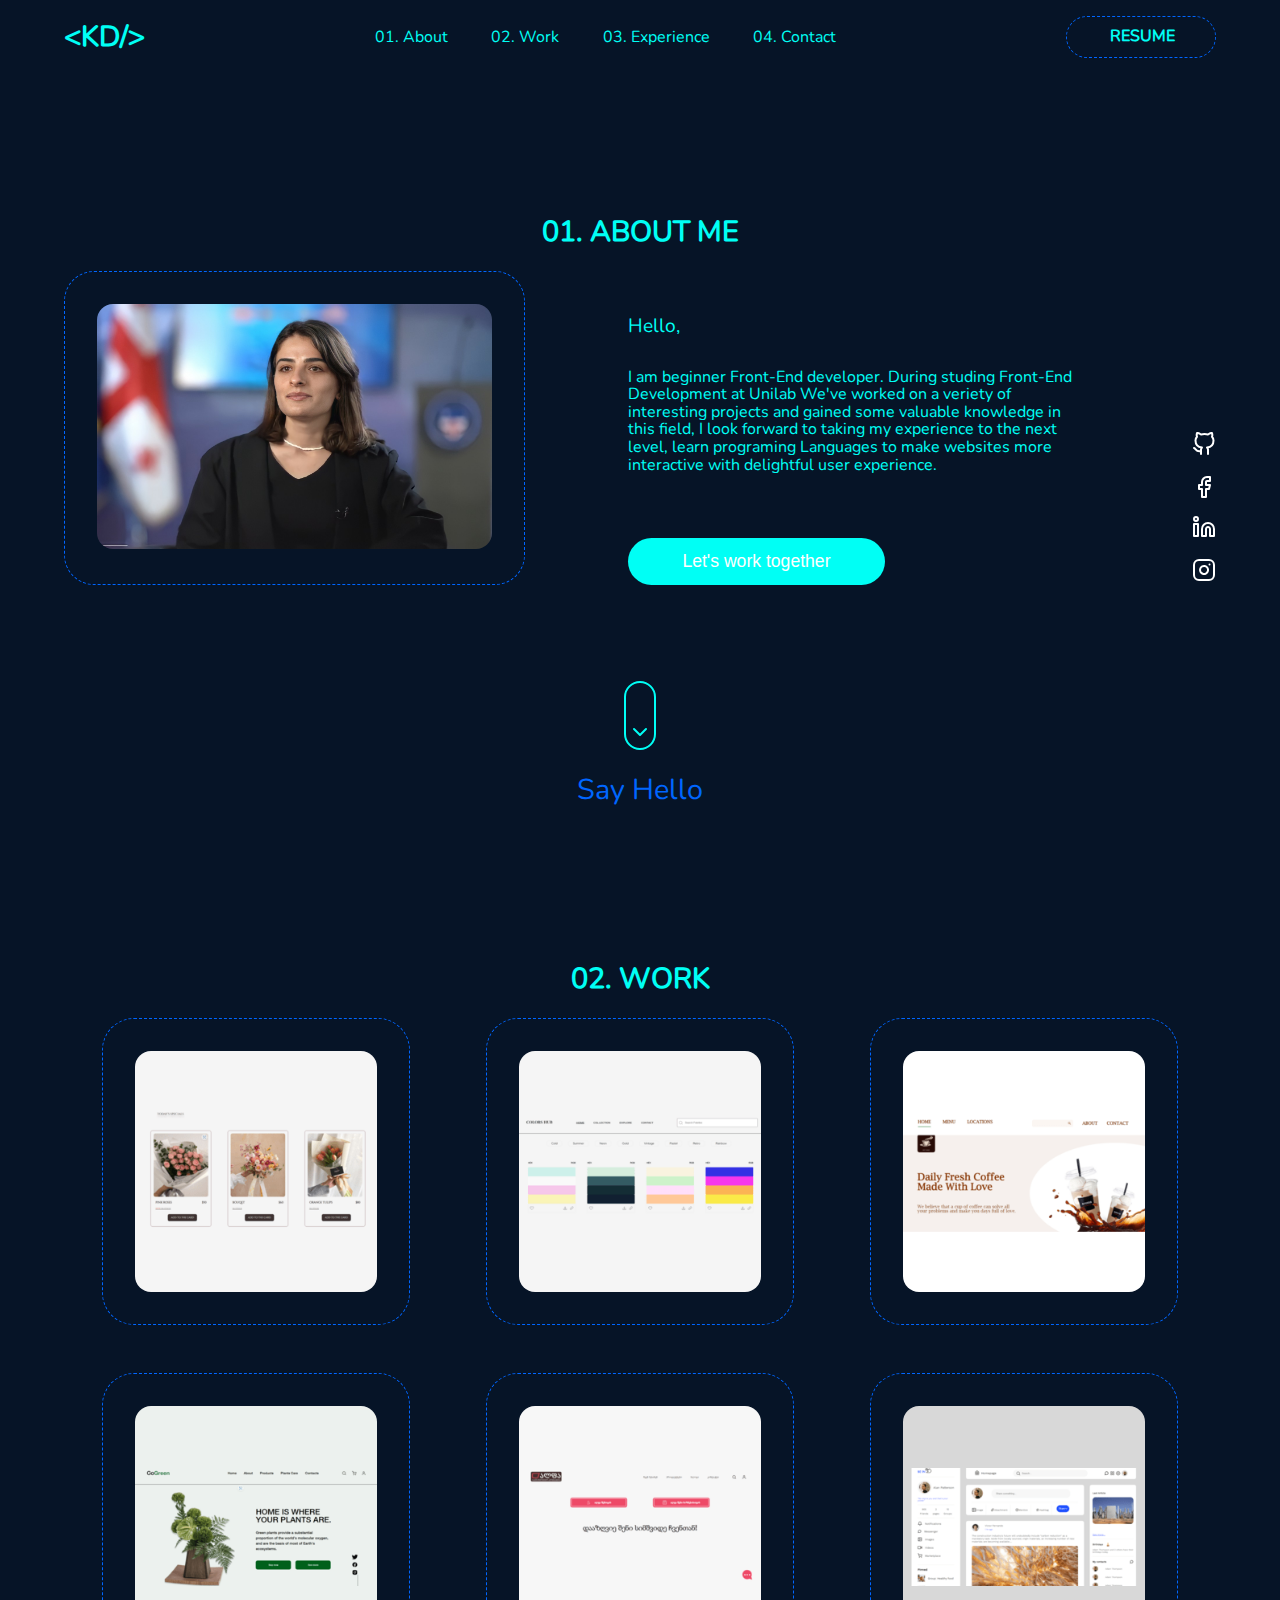
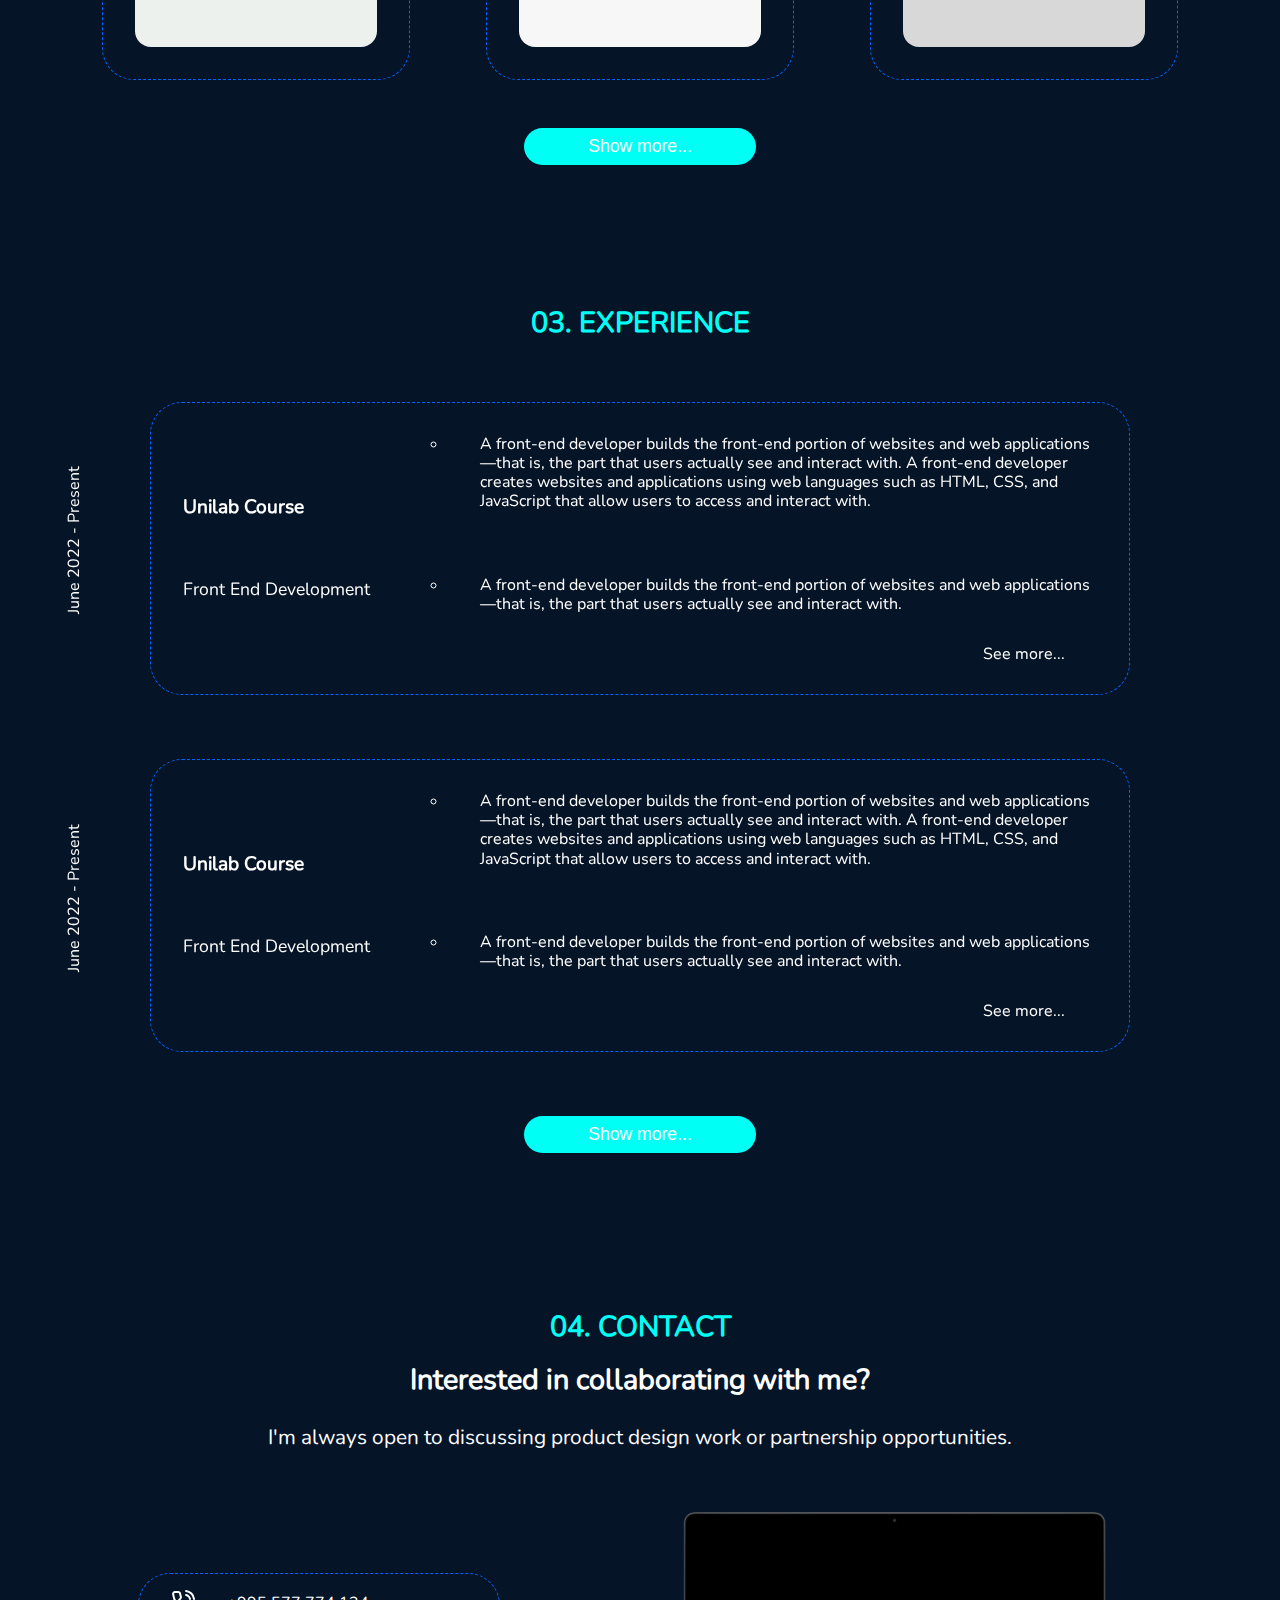
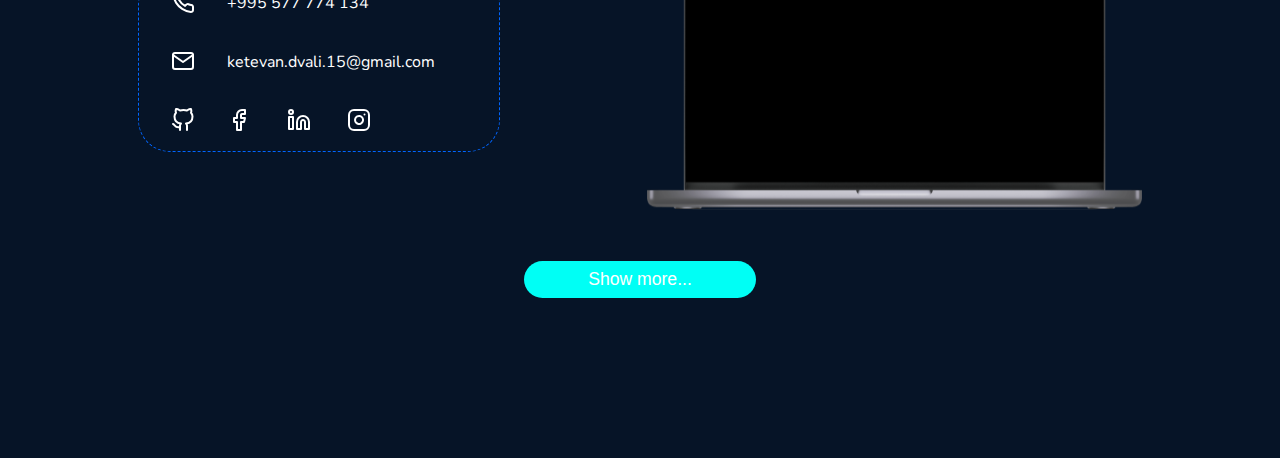
<file: index.html>
<!DOCTYPE html>
<html lang="en">
<head>
    <meta charset="UTF-8">
    <meta http-equiv="X-UA-Compatible" content="IE=edge">
    <meta name="description" content="Keti Dvali's Portfolio">
    <meta name="keywords" content="Portfolio, front-end-development, front-end, css, html">
    <meta name="author" content="Keti Dvali">
    <meta name="viewport" content="width=device-width, initial-scale=1.0">
    <meta property="og:title" content="Portfolio">
    <meta property="og:description" content="Keti Dvali's Portfolio"/>
    <meta property="og:url" content="keti-dvali.github.io/assignment-13/"/>
    <link rel="stylesheet" href="static/styles/reset.css">
    <link rel="stylesheet" href="static/styles/font.css">
    <link rel="stylesheet" href="static/styles/style.css">
    <title>Front-End Developer Portfolio</title>
</head>
<body>
    <header>
        <nav class="nav-bar flex container">
            <a href="index.html"><div class="logo"></div></a>
            <div class="nav-links">
                <ol class="flex">
                    <li><a href="#about-me">01. About</a></li>
                    <li><a href="#work">02. Work</a></li>
                    <li><a href="#experience">03. Experience</a></li>
                    <li><a href="#contact">04. Contact</a></li>
                </ol>
            </div>
            <div class="resume">
                <a id="resume" href="static/cv/CV - Ketevan Dvali.pdf" download>RESUME</a> 
            </div>
            <div class="menu-btn">
                <div class="menu-btn__burger"></div>
            </div>
        </nav>
        <div class="nav-links-2">
            <ol class="flex">
                <li><a href="#about-me">01. About</a></li>
                <li><a href="#work">02. Work</a></li>
                <li><a href="#experience">03. Experience</a></li>
                <li><a href="#contact">04. Contact</a></li>
            </ol>
        </div>
    </header>
    <main>
        <section class="section-1 container" id="about-me">
            <div class="title flex">
                <h2>01. About me</h2>            
            </div>
            <div class="about-section flex">
                <div class="my-pic">
                    <img src="static/images/photos/IMG_20220218_193552 (1).jpg" alt="my-pic">
                </div>
                <div class="second-div">
                    <p>Hello,</p>
                    <p>
                        I am beginner Front-End developer. During studing 
                        Front-End Development at Unilab We've worked on a 
                        veriety of interesting projects and gained some 
                        valuable knowledge in this field, I look forward to taking 
                        my experience to the next level, learn programing Languages to
                         make websites more interactive with delightful user experience. 
                    </p>
                    <button data-modal-target="#modal" class="work-together-button">Let's work together</button>
                    <div class="modal" id="modal">
                        <div>
                            <form class="contact-form flex" action="#" method="get">
                                <button data-close-button class="close-button">&times;</button>
                                <h3 class="contact-me flex">Contact Me</h3>
                                <label for="name">Name</label>
                                <input type="text" required>
                                <label for="Email">Email</label>
                                <input type="email" required>
                                <label for="message">Message</label>
                                <textarea spellcheck="true" cols="10" rows="4" required></textarea>
                                <input type="submit" value="Send Your Message">
                            </form>
                        </div>
                    </div>
                    <div id="overlay"></div>
                </div>
                <div class="icons flex"> 
                    <a href="https://github.com/Keti-Dvali" target="_blank" ><img src="static/images/github.svg" alt="github-icon"></a>
                    <img src="static/images/facebook.svg" alt="fb-icon">
                    <a href="https://www.linkedin.com/in/ketevan-dvali-476208197/" target="_blank" ><img  src="static/images/linkedin.svg" alt="ln-icon"></a>
                    <a href="https://www.instagram.com/dvaliketi/" target="_blank"><img src="static/images/instagram.svg" alt="insta-icon"> </a> 
                </div>
            </div>
            <div class="vector flex">
                <img src="static/images/chevron-down.svg" alt="vector">
            </div>
            <p class="say-hello flex">Say Hello</p>
        </section>

        <section class="section-2 container" id="work">
            <div class="title flex">
                <h2>02. work</h2>
            </div>
            <div class="work-grid">
                <div>
                    <img class="flex" src="static/images/photos/project-6.PNG.png" alt="project-pic">
                    <a class="project-button" href="https://keti-dvali.github.io/assignment-6/" target="_blank"><button>See full Project</button></a> 
                </div>
                <div>
                    <img class="flex"  src="static/images/photos/project-7.PNG.png" alt="project-pic">
                    <a class="project-button " href="https://keti-dvali.github.io/assignment-7/" target="_blank"><button>See full Project</button></a> 
                </div>
                <div>
                    <img class="flex" src="static/images/photos/project-8.PNG.png" alt="project-pic">
                    <a class="project-button " href="https://keti-dvali.github.io/assignment-8/" target="_blank"><button>See full Project</button></a> 
                </div>
                <div>
                    <img class="flex" src="static/images/photos/project-9.PNG.png" alt="project-pic">
                    <a class="project-button " href="https://keti-dvali.github.io/assignment-9/" target="_blank"><button>See full Project</button></a> 
                </div>
                <div>
                    <img class="flex" src="static/images/photos/project-10.PNG.png" alt="project-pic">
                    <a class="project-button " href="https://keti-dvali.github.io/assignment-11/" target="_blank"><button>See full Project</button></a> 
                </div>
                <div>
                    <img class="flex" src="static/images/photos/project-12.PNG.png" alt="project-pic">
                    <a class="project-button " href="https://keti-dvali.github.io/assignment-12/" target="_blank"><button>See full Project</button></a> 
                </div>
            </div>
                <div class="show-more-button flex">
                     <a href="work.html"><button>Show more...</button></a>
                </div>
        </section>
        <section class="section-3 container" id="experience">
            <div class="title flex">
                <h2>
                    03. experience
                </h2>
            </div>
            <div class="experience-description flex">
                 <div>
                    <div class="work-duration flex">
                        June 2022 - Present
                    </div>
                    <div class="experience-title">
                        Unilab Course
                    </div>
                    <div class="position-title">
                        Front End Development
                    </div>
                </div>
                <div>
                    <ul class="job-description">
                        <li>
                            A front-end developer builds the front-end 
                            portion of websites and web applications—that is, 
                            the part that users actually see and interact with. 
                            A front-end developer creates websites and applications using web languages such as HTML, CSS, and JavaScript that allow 
                            users to access and interact with.
                        </li>
                        <li>
                            A front-end developer builds the front-end 
                            portion of websites and web applications—that is, 
                            the part that 
                            users actually see and interact with. 
                        </li>
                    </ul>
                    <a class="see-more" href="#"><p>See more...</p></a>  
                </div>
            </div>
            <div class="experience-description flex">
                <div>
                   <div class="work-duration flex">
                       June 2022 - Present
                   </div>
                   <div class="experience-title">
                       Unilab Course
                   </div>
                   <div class="position-title">
                       Front End Development
                   </div>
               </div>
               <div>
                   <ul class="job-description">
                       <li>
                           A front-end developer builds the front-end 
                           portion of websites and web applications—that is, 
                           the part that users actually see and interact with. 
                           A front-end developer creates websites and applications using web languages such as HTML, CSS, and JavaScript that allow 
                           users to access and interact with.
                       </li>
                       <li>
                           A front-end developer builds the front-end 
                           portion of websites and web applications—that is, 
                           the part that 
                           users actually see and interact with. 
                       </li>
                   </ul>
                   <a class="see-more" href="#"><p>See more...</p></a>  
               </div>
            </div>
            <div class="show-more-button flex">
                <a href="#resume"><button>Show more...</button></a>
            </div>
        </section>
        <section class="section-4 container" id="contact">
            <div class="title flex">
                <h2>
                    04. Contact
                </h2>
            </div>
            <div class="sub-heading flex">
                <h3>
                    Interested in collaborating with me?
                </h3>
            </div>
            <div class="sub-text flex">
                <p>I'm always open to discussing product design work or partnership opportunities.</p>
            </div>
            <div class="flex contact__info">
                <div class="contact-info">
                    <ul>
                        <li class="flex"><span><img src="static/images/phone-call.svg" alt="phone-icon"></span>+995 577 774 134<span></span></li>
                        <li class="flex" ><span><img src="static/images/mail.svg" alt="mail-icon"></span>ketevan.dvali.15@gmail.com<span></span></li>
                        <li><span><a href="https://github.com/Keti-Dvali" target="_blank" >
                        <img src="static/images/github.svg" alt="github"></a></span><span><img src="static/images/facebook.svg" alt="fb-icon"></span><span><a href="https://www.linkedin.com/in/ketevan-dvali-476208197/" target="_blank">
                        <img src="static/images/linkedin.svg" alt="ln-icon"></a></span><span><a href="https://www.instagram.com/dvaliketi/" target="_blank">
                        <img src="static/images/instagram.svg" alt="instagram-icon"></a></span></li>
                    </ul>
                </div>
                <div class="MacBook">
                    <img src="static/images/MacBook-Pro-16.svg" alt="MacBook-Pro-16">
                    <iframe src="https://keti-dvali.github.io/assignment-12/"></iframe>
                </div>
            </div>
            <div class="show-more-button flex">
                <a href="#"><button>Show more...</button></a>
            </div>
        </section>
        
    </main>












    <script src="static/javascript/script.js"></script>
</body>
</html>
</file>
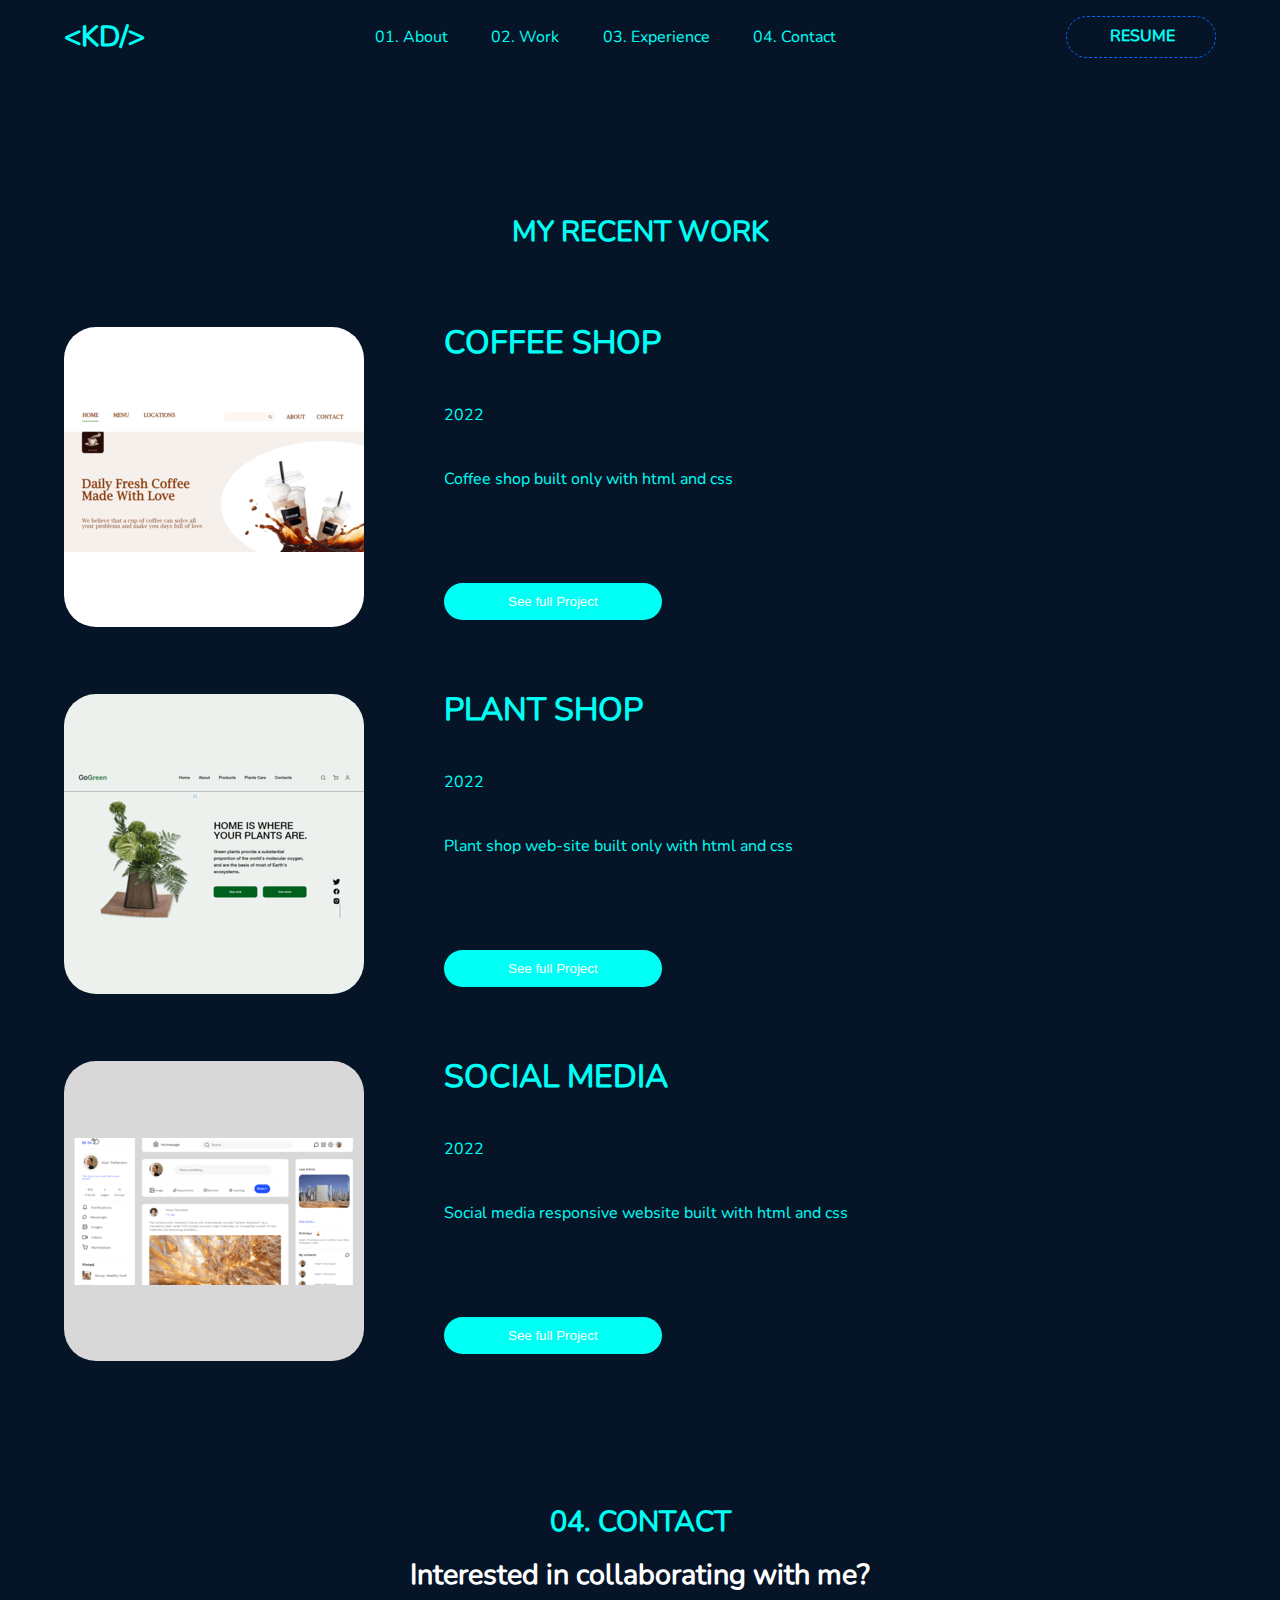
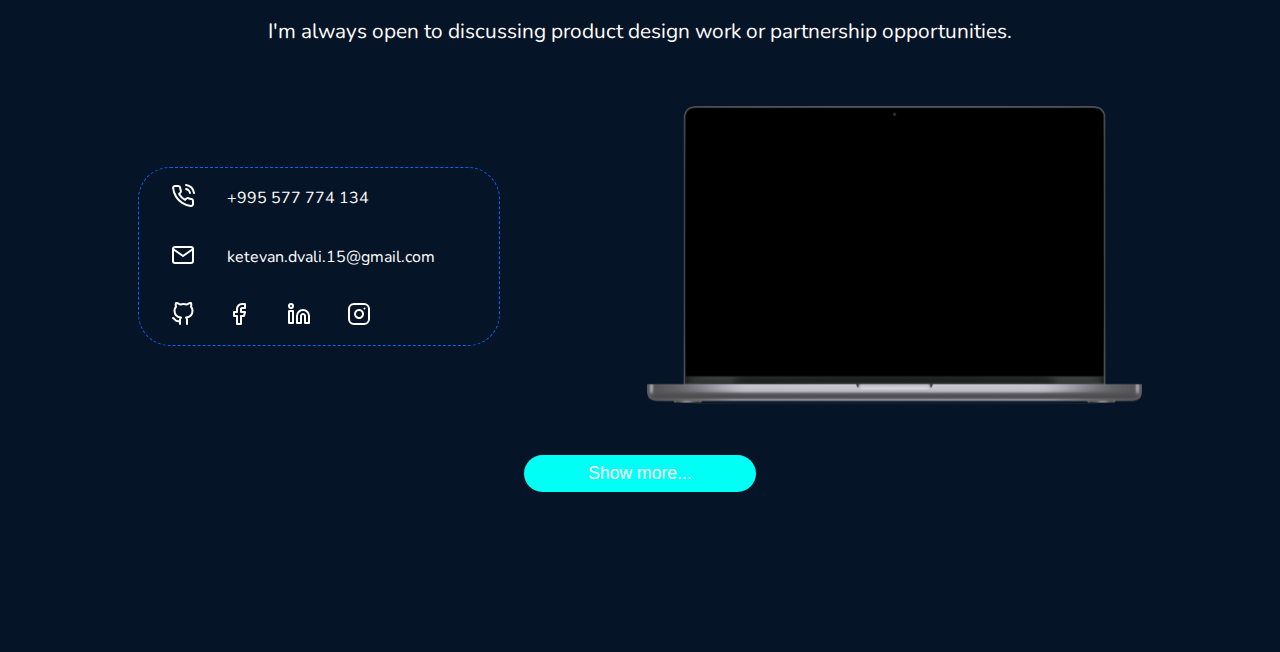
<file: work.html>
<!DOCTYPE html>
<html lang="en">
<head>
    <meta charset="UTF-8">
    <meta http-equiv="X-UA-Compatible" content="IE=edge">
    <meta name="viewport" content="width=device-width, initial-scale=1.0">
    <link rel="stylesheet" href="static/styles/reset.css">
    <link rel="stylesheet" href="static/styles/font.css">
    <link rel="stylesheet" href="static/styles/style.css">
    <title>Front-End Developer Portfolio</title>
</head>
<body>
    <header>
        <nav class="nav-bar flex container">
            <a href="index.html"><div class="logo"></div></a>
            <div class="nav-links">
                <ol class="flex">
                    <li><a href="index.html">01. About</a></li>
                    <li><a href="index.html">02. Work</a></li>
                    <li><a href="index.html">03. Experience</a></li>
                    <li><a href="#contact">04. Contact</a></li>
                </ol>
            </div>
            <div class="resume">
                <a id="resume" href="static/cv/CV - Ketevan Dvali.pdf" download>RESUME</a> 
            </div> 
            <div class="menu-btn">
                <div class="menu-btn__burger"></div>
            </div>
        </nav>
        <div class="nav-links-2">
            <ol class="flex">
                <li><a href="#about-me">01. About</a></li>
                <li><a href="#work">02. Work</a></li>
                <li><a href="#experience">03. Experience</a></li>
                <li><a href="#contact">04. Contact</a></li>
            </ol>
        </div>
    </header>
    <main>
        <section class="section-1 container">
            <div class="title flex">
                <h2>
                    My  recent work
                </h2>
            </div>
            <div class="recent-work">
                <div class="project-pic project-description flex">
                    <div>
                        <img src="static/images/photos/project-8.PNG.png" alt="project-8">
                    </div>
                    <div>
                        <h3 class="project-title">
                            Coffee Shop
                        </h3>
                        <p class="date">2022</p>
                        <p class="description">Coffee shop built only with html and css   
                        </p>
                        <a href="https://github.com/Keti-Dvali/assignment-8" target="_blank"><button>See full Project</button></a>
                    </div>
                </div>
                <div class="project-pic project-description flex">
                    <div>
                        <img src="static/images/photos/project-9.PNG.png" alt="project-9">
                    </div>
                    <div>
                        <h3 class="project-title-2">
                            Plant Shop
                        </h3>
                        <p class="date">2022</p>
                        <p class="description">Plant shop web-site built only with html and css</p>
                        <a href="https://github.com/Keti-Dvali/assignment-9" target="_blank"><button>See full Project</button></a>
                    </div>
                </div>
                <div class="project-pic project-description flex">
                    <div>
                        <img src="static/images/photos/project-12.PNG.png" alt="project-12">  
                    </div>
                    <div>
                        <h3 class="project-title-3">
                            Social Media
                        </h3>
                        <p class="date">2022</p>
                        <p class="description">Social media responsive website built with html and css </p>
                        <a href="https://github.com/Keti-Dvali/assignment-12" target="_blank"><button>See full Project</button></a>
                    </div>
                </div>
            </div>
        </section>

        <section class="section-4 container" id="contact">
            <div class="title flex">
                <h2>
                    04. Contact
                </h2>
            </div>
            <div class="sub-heading flex">
                <h3>
                    Interested in collaborating with me?
                </h3>
            </div>
            <div class="sub-text flex">
                <p>I'm always open to discussing product design work or partnership opportunities.</p>
            </div>
            <div class="flex contact__info">
                <div class="contact-info">
                    <ul>
                        <li class="flex"><span><img src="static/images/phone-call.svg" alt="phone-icon"></span>+995 577 774 134<span></span></li>
                        <li class="flex" ><span><img src="static/images/mail.svg" alt="mail-icon"></span>ketevan.dvali.15@gmail.com<span></span></li>
                        <li><span><a href="https://github.com/Keti-Dvali" target="_blank" >
                        <img src="static/images/github.svg" alt="github"></a></span><span><img src="static/images/facebook.svg" alt="fb-icon"></span><span><a href="https://www.linkedin.com/in/ketevan-dvali-476208197/" target="_blank">
                        <img src="static/images/linkedin.svg" alt="ln-icon"></a></span><span><a href="https://www.instagram.com/dvaliketi/" target="_blank">
                        <img src="static/images/instagram.svg" alt="instagram-icon"></a></span></li>
                    </ul>
                </div>
                <div class="MacBook">
                    <img src="static/images/MacBook-Pro-16.svg" alt="MacBook-Pro-16">
                    <iframe src="https://keti-dvali.github.io/assignment-12/"></iframe>
                </div>
            </div>
            <div class="show-more-button flex">
                <a href=""><button>Show more...</button></a>
            </div>
        </section>
        
    </main>

    <script src="static/javascript/script.js"></script>
    
</body>
</file>
<file: static/styles/font.css>
@font-face {
    font-family:'Nunito-Regular';
    src: url(../fonts/Nunito-Regular.ttf);
}
</file>
<file: static/styles/style.css>
*, 
*::Before, 
*::after {
    margin: 0;
    padding: 0; 
    box-sizing: border-box;
}

body {
    font-family: 'Nunito-Regular';
    background-color: #061427;
}

header {
    color: #00FFF5;
}

a {
    text-decoration: none;
    color: inherit;
}

.container {
    max-width: 1153px;
    width: 90%;
    margin: 1rem auto;
}

.flex {
    display: flex;
}

.logo::after {
    content: '<KD/>';
    font-size: 1.8rem;
    font-weight: bold;
    transition-duration: .3s;
}

.logo:hover::first-letter{
    color: #fff;
    transition-duration: .3s;
}

.nav-bar {
    justify-content: space-between;
    align-items: center;
}

.nav-links {
    width: 40%;
}

.nav-links-2 {
    display: none;
}

.nav-links ol {
    justify-content: space-between;
    align-items: center;
}

.nav-links ol li {
    transition-duration: .5s;
}

.nav-links ol li:hover {
    padding: .5rem;
    border: 1px dashed #0066FF;
    border-radius: 2rem;
    box-shadow: 0 0 1rem #00fff7a4;
}

.resume {
    padding: .7rem 2.5rem .8rem 2.7rem;
    font-weight: 700;
    border: 1px dashed #0066FF;
    border-radius: 2rem;
    transition-duration: .5s;
}

.resume:hover {
    box-shadow: 0 0 1rem #00fff7a4;
}

.menu-btn {
    position: relative;
    display: none;
    align-items: center;
    width: 24px;
    height: 24px; 
    cursor: pointer;
    transition: all .5s ease-in-out;
    /* border: 3px solid #fff; */
}

.menu-btn__burger {
    margin: 0 auto;
    width: 18px;
    height: 2px;
    background-color: #00FFF5;
    border-radius: 5px;
    transition: all .5s ease-in-out;
}

.menu-btn__burger::before, 
.menu-btn__burger::after {
    content: '';
    position: absolute;
    width: 18px;
    height: 2px;
    background-color: #00FFF5;
    border-radius: 5px;
    transition: all .5s ease-in-out;
}

.menu-btn__burger::before {
    transform: translateY(-6px);

}
.menu-btn__burger::after {
    transform: translateY(6px);
}

/* Animation */

.menu-btn.open .menu-btn__burger {
    transform: translateX(-18px);
    background-color: transparent;

}

.menu-btn.open .menu-btn__burger::before {
    transform: rotate(45deg) translate(12px, -12px);
}

.menu-btn.open .menu-btn__burger::after {
    transform: rotate(-45deg) translate(12px, 12px);
}


/* section-1 */

.section-1, .section-2 {
    color: #00FFF5;
    margin-top: 10rem;
    margin-bottom: 9rem;
}

.title {
    justify-content: center;
    margin-bottom: 1.5rem;
    color: #00FFF5;
    font-size: 1.8rem;
    font-weight: bold;
    text-transform: uppercase;
}

.my-pic {
    width: 40%;
    border: 1px dashed #0066FF;
    border-radius: 30px;
}

.my-pic img {
    width: 100%;
    padding: 2rem;
    transition-duration: .5s;
    border-radius: 3rem;
}

.my-pic img:hover {
    transform: scale(1.1);
    transition-duration: .5s;
} 

.about-section {
    justify-content: space-between;
    align-items: flex-end;
}

.second-div {
    width: 40%;
}

.second-div p:nth-child(1){
    margin-bottom: 2rem;
    font-size: 1.2rem;
}

.second-div p:nth-child(2) {
    font-size: 1rem;
    line-height: 1.1rem;
}

.work-together-button {
    margin-top: 4rem;
    padding: .8rem 3.4rem;
    color: #fff;
    font-size: 1.1rem;
    background-color: #00FFF5;
    border: none;
    border-radius: 2rem;
    transition-duration: .5s;
}

.work-together-button:hover {
    box-shadow: 0 0 1rem #00fff7a4;
}

.modal {
    width: 45%;
    max-width: 50%;
    position: fixed;
    top: 50%;
    left: 50%;
    transform: translate(-50%, -50%) scale(0);
    transition: 200ms ease-in-out;
    /* border: 1px solid #0066FF; */
    z-index: 10;
    background-color: #FFFFFF;
    border-radius: 1rem;
}

.modal.active {
    transform: translate(-50%, -50%) scale(1);
}
.contact-form {
    flex-direction: column;
    /* gap: 1rem; */
    padding: 2rem;
    
}

.contact-form button {
    width: 7%;
    position: absolute;
    right: 10%;
    color: #fff;
    font-size: 1rem;
    border: none;
    border-radius: 1rem;
    background-image: linear-gradient(to right, rgb(49, 194, 204), rgb(0 102 255), rgb(62, 226, 212));
}

.contact-me {
    justify-content: center;
    font-size: 2rem;
    color:rgb(0 102 255);
}

.contact-form input:not(:last-child), .contact-form textarea {
    padding-bottom: .5rem;
    border: none;
    outline: none;
    border-bottom: 1px solid rgb(0 102 255);
}

.contact-form input:last-child {
    padding: 1rem;
    margin: 3rem auto;
    color: rgb(255 255 255);
    border: none;
    border-radius: 2rem;
    background-image: linear-gradient(to right, rgb(10, 63, 143), rgb(0 102 255), rgb(16, 63, 133));
    cursor: pointer;
}

.contact-form label {
    margin-top: 2rem;
    margin-bottom: .5rem;
    color:rgb(0, 225, 255);
}

#overlay {
    position: fixed;
    opacity: 0;
    inset: 0;
    transition: 200ms ease-in-out;
    background-color: rgba(0, 0, 0, .8);
    pointer-events: none;
}

#overlay.active {
    opacity: 1;
    pointer-events: all;
}

.vector { 
    justify-content: center;
    margin-top: 6rem;
}

.vector img {
    padding: 2.3rem 0.1rem 0.3rem 0.1rem;
    border: 2px solid #00FFF5;
    border-radius: 2rem;
}

.say-hello {
    justify-content: center;
    margin-top: 1.6rem;
    color: #0066FF;
    font-size: 1.8rem;

}

.icons {
    flex-direction: column;
}

.icons img {
    margin-top: 1rem;
    transition-duration: .3s;
}

.icons img:hover, .contact-info ul li:last-child span img:hover {
    transform: scale(1.1);
    transition-duration: .3s;
}

/* section 2 */

.work-grid {
    display: grid;
    grid-template-columns: repeat(3, 1fr);
    grid-template-rows: repeat(2, 1fr);
    row-gap: 3rem;
    justify-items: center;
}

.work-grid div {
    position: relative;
    width: 80%;
    border: 1px dashed #0066FF;
    border-radius: 2rem;
}

.work-grid div img {
    width: 100%;
    padding: 2rem;
    border-radius: 3rem;
    z-index: 1;
    transition-duration: .5s;
}

.work-grid div:hover img {
    filter: blur(.1rem);
    transform: scale(1.1);

}

.project-button {
    width: 51%;
    position: absolute;
    z-index: 10;
    top: 50%;
    left: 50%;
    transform: translate(-50%, -50%);
    opacity: 0;
    transition-duration: .5s;
}

.project-button button {
    padding: .8rem 2rem;
    color: #FFFFFF;
    background-color: #0066FF;
    border-radius: 2rem;
    border: none;
    transition-duration: .5s;
    cursor: pointer;
}

.work-grid div:hover .project-button{
    opacity: 1;
}

.work-grid div:hover .project-button button:hover{
    box-shadow: 0 0 1rem #4525d4b6;
    
}

.show-more-button {
    justify-content: center;
    margin-top: 3rem;
}

.show-more-button button {
    padding: .5rem 4rem;
    color: #fff;
    font-size: 1.1rem;
    background-color: #00FFF5;
    border: none;
    border-radius: 2rem;
    cursor: pointer;
    transition-duration: .5s;
}

.show-more-button button:hover {
    box-shadow: 0 0 1rem #00fff7a4;
}

/* section-3 */

.section-3, .section-4 {
    margin-bottom: 10rem;
    color: #fff;
}

.work-duration {
    position: absolute;
    justify-content: center;
    transform: rotate(270deg);
    left: -58%;
    bottom: 50%;
}

.experience-description {
    position: relative;
    align-items: center;
    width: 85%;
    margin: 4rem auto;
    border: 1px dashed rgb(0 102 255);
    border-radius: 2rem;
}

.experience-description div:first-child {
    width: 100%;
}

.experience-title {
    font-size: 1.2rem;
    font-weight: bold;
}

.position-title {
    font-size: 1.1rem;
}

.experience-title, .position-title {
    padding: 2rem;
}

.job-description li {
    width: 100%;
    padding: 2rem;
    line-height: 1.2rem;
    list-style-type: circle;
}

.see-more {
    float: right;
    margin-right: 4rem;
    margin-bottom: 2rem;
    transition-duration: .5s;
}

.see-more:hover {
    color: rgb(0 102 255);
}

/* section-4 */

.sub-heading {
    margin-bottom: 2rem;
    font-size: 1.8rem;
    font-weight: bold;
}

.sub-text {
    font-size: 1.3rem;
    margin-bottom: 4rem;
}

.sub-heading, .sub-text{
    justify-content: center;
    color:#fff;
}

.contact__info {
    align-items: center;
    justify-content: space-around;
}

.contact-info {
    border:  1px dashed rgb(0 102 255);
    border-radius: 2rem;
}

.contact-info ul li {
    align-items: center;
    padding: 1rem 2rem;
}

.contact-info ul li span {
    padding-right: 2rem;
}

.contact-info ul li:last-child span img {
    transition-duration: .5s;
    cursor: pointer;
}

.MacBook {
    position: relative;
}

.MacBook iframe {
    position: absolute;
    left: 50%;
    top: 50%;
    transform: translate(-50%, -53%);
    width: 80%;
    height: 84%;
}


/* recent-work second page */

/* section-1 */

.recent-work {
    gap: 8rem;
    margin-top: 5rem;
}

.project-pic {
    /* flex-direction: column; */
    gap: 4rem;
}

.project-pic img {
    width: 100%;
    border-radius: 2rem;
}

.project-title, .project-title-2, .project-title-3 {
    font-size: 2rem;
    font-weight: bold;
    text-transform: uppercase;
}

.date {
    margin: 3rem 0rem;
}

.project-description {
    margin-bottom: 4rem;
    gap: 5rem;
}

.project-description a button {
    margin-top: 6rem;
    padding: .7rem 4rem;
    color: #FFFFFF;
    background-color: #00FFF5;
    border-radius: 2rem;
    border: none;
    cursor: pointer;
}


/* responsive for tablet */

@media (max-width: 1121px){
    .nav-links {
        width: 56%;
    }
    .second-div {
        width: 50%;
    }
    .second-div h4{
        font-size: 1.2rem;
    }
     .second-div p{
        font-size: 1rem;
    }
     .work-together-button {
        padding: 0.8rem 1.4rem;
        font-size: .8rem;
     }
}

@media (max-width: 911px) {
    html {
        font-size: 15px;
    }
    .project-button button {
        padding: 0.8rem 1rem;
    }
    .work-grid div img {
        padding: 1.5rem;
        border-radius: 2rem;
    }

}

@media (max-width: 869px) {
    html {
        font-size: 14px;
    }
    .section-1 {
        margin-top: 7rem;
    }
    .nav-links {
        display: none;
    }
    .nav-links-2 {
        display: none;
        justify-content: flex-end;
        margin-bottom: -13rem;
    }
    .nav-links-2 ol {
        height: 15rem;
        width: 26%;
        flex-direction: column;
        align-items: flex-start;
        background-color: #fff;
        border-bottom-left-radius: 1rem;
        border-top-left-radius: 1rem;
    }
    .nav-links-2 ol li {
        width: 100%;
        height: 10%;
        display: flex;
        align-items: center;
        padding: 1.7rem 1rem;
    }
    .nav-links-2 ol li:hover {
        color: #fff;
        background-color: #00FFF5;
    }
    .nav-links-2.active {
        display: flex;
    }
    .resume {
        margin: 0 auto;
    }
    .menu-btn {
        display: flex;
    }
    .MacBook img {
        width: 100%;
    }
    .contact-info ul li {
        padding: 1rem 0.8rem;
    }
    .project-title, .project-title-2, .project-title-3 {
        font-size: 1.5rem;
    }
    .project-description a button {
        font-size: 1rem;
        margin-top: 9.5rem;
        padding: 0.7rem 2rem;
    }
    .contact-info ul li span img {
        width: 1.5rem;
    }
    .second-div h4{
        font-size: 1.6rem;
        margin-bottom: 1rem;
    }
     .second-div p{
        font-size: 1.3rem;
    }
    .about-section {
        flex-direction: column;
        justify-content: flex-start;
    }
    .my-pic {
        width: 50%;
        margin: 3rem auto;
    }
    .second-div {
        width: 100%;

    }
    .work-together-button {
        padding: 1rem 2.5rem;
        font-size: 1rem;
    }
    .icons {
        width: 100%;
        justify-items: flex-start;
        flex-direction: row;
        gap: 2rem;
        margin-top: 1rem;
        
    }
    .vector {
        display: none;
    }
    .say-hello {
        display: none;
    }
}


@media (max-width: 707px){
    html {
        font-size: 13px;
    }
    .project-description a button {
        font-size: 1rem;
        margin-top: 2.5rem;
        padding: 0.7rem 2rem;
    }
    .sub-text {
        text-align: center;
    }
    .job-description li {
        padding: 1rem 2rem;
        line-height: 1.3rem;
    }
    .project-button button {
        padding: 0.5rem 0.5rem;
        font-size: .8rem;
    }
    .work-grid div img {
        padding: 1rem;
        border-radius: 2rem;
    }
    .date {
        display: none;
    }
    .description {
        margin-top: 1rem;
    }
}

/* for phone */

@media (max-width: 590px){
    .my-pic img {
        padding: 1rem;
    }
    .contact-info ul li span img {
        width: 1rem;
    }
    .contact-info ul li {
        padding: 0.5rem 0rem 0.5rem 0.8rem;
    }
    .show-more-button button {
        padding: 0.5rem 2rem;
    }
    .job-description li {
        padding: 1rem .3rem;
        line-height: 1.1rem;
    }
    .project-button button {
        padding: 0.4rem 0.4rem;
        font-size: .7rem;
    }
    .work-grid div img {
        padding: .5rem;
        border-radius: 2rem;
    }
    .work-grid {
        row-gap: 1rem;
    }  
}

@media (max-width: 520px){
    .MacBook {
        display: none;
    }
    .contact-info ul li {
        padding: 1.5rem 0rem 0.5rem 1.8rem;
    }
}

@media (max-width: 424px){
    .project-description a button {
        font-size: .8rem;
        margin-top: 2.5rem;
        padding: 0.7rem 1rem;
    }
    .project-title, .project-title-2, .project-title-3 {
        font-size: 1rem;
    }
    .project-description {
        margin-bottom: 4rem;
        gap: 2rem;
    }
    
}
</file>
